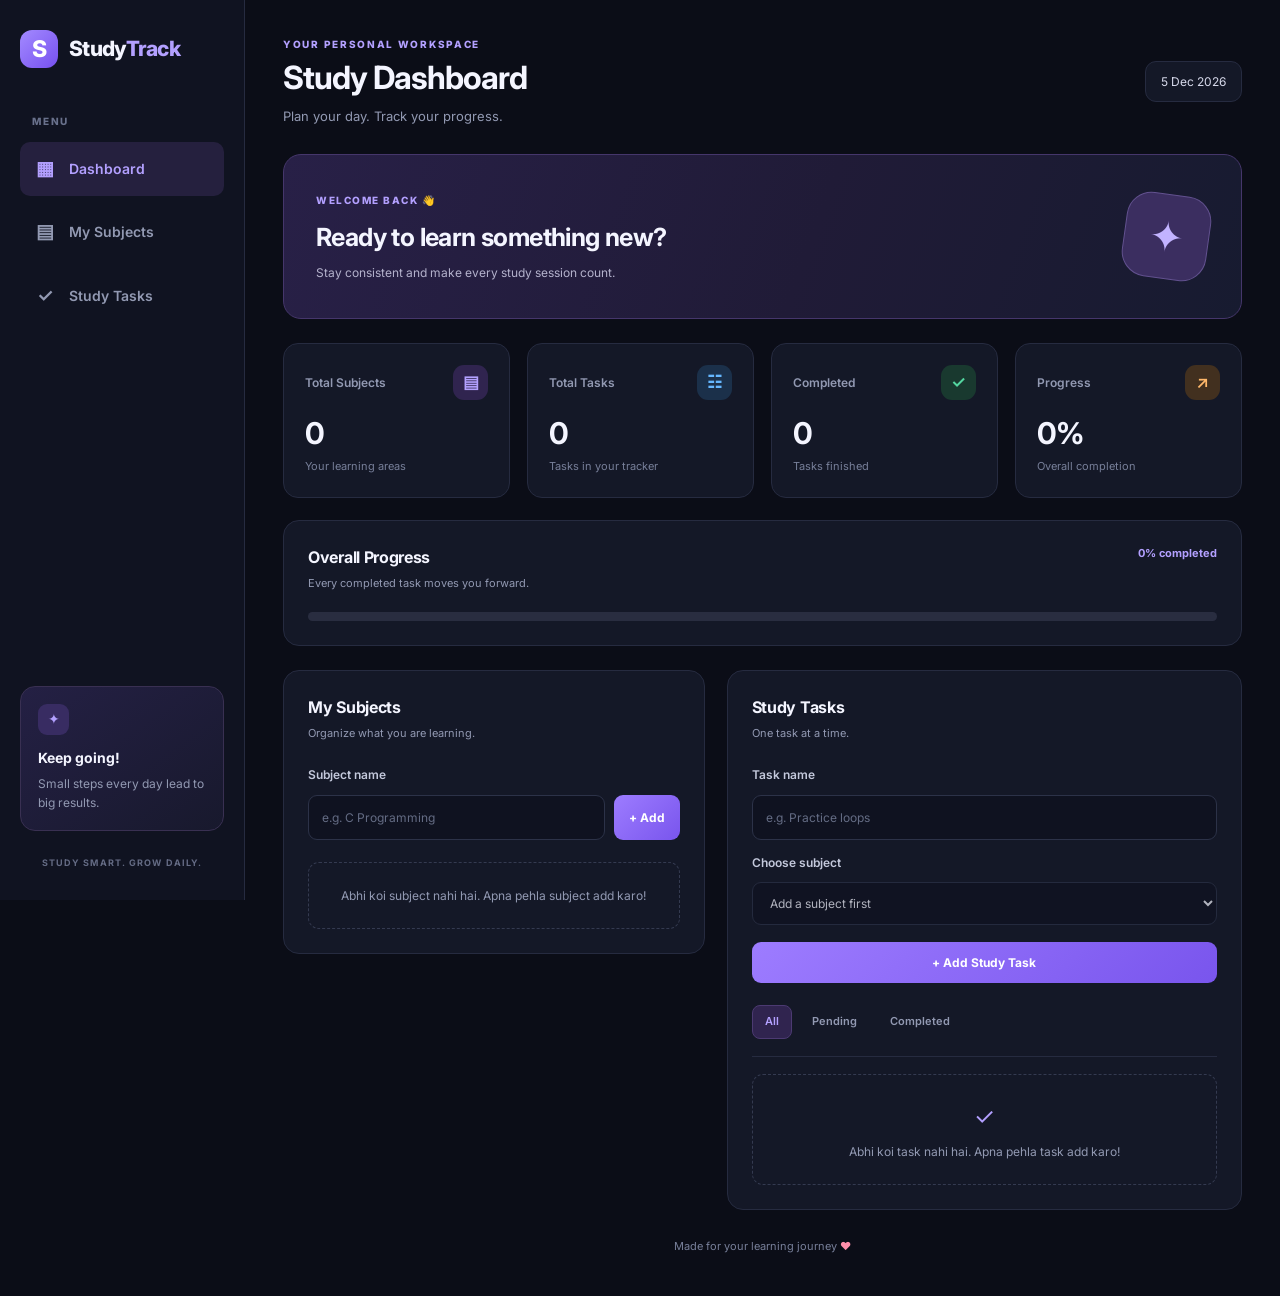
<file: index.html>
<!DOCTYPE html>
<html lang="en">
<head>
    <meta charset="UTF-8">
    <meta name="viewport" content="width=device-width, initial-scale=1.0">
    <title>Study Tracker</title>
    <link rel="stylesheet" href="style.css">
    <script src="script.js" defer></script>
</head>
<body>

    <div class="app">

        <aside class="sidebar">
            <div class="logo">
                <div class="logo-icon">S</div>
                <span>Study<span class="purple-text">Track</span></span>
            </div>

            <p class="menu-title">MENU</p>

            <nav>
                <a href="#dashboard" class="nav-link active">
                    <span>▦</span> Dashboard
                </a>
                <a href="#subjects" class="nav-link">
                    <span>▤</span> My Subjects
                </a>
                <a href="#tasks" class="nav-link">
                    <span>✓</span> Study Tasks
                </a>
            </nav>

            <div class="sidebar-bottom">
                <div class="mini-card">
                    <span class="mini-icon">✦</span>
                    <h3>Keep going!</h3>
                    <p>Small steps every day lead to big results.</p>
                </div>
                <p class="sidebar-footer">STUDY SMART. GROW DAILY.</p>
            </div>
        </aside>

        <main class="main-content" id="dashboard">

            <header class="topbar">
                <div>
                    <p class="eyebrow">YOUR PERSONAL WORKSPACE</p>
                    <h1>Study Dashboard</h1>
                    <p class="subtitle">Plan your day. Track your progress.</p>
                </div>
                <div class="date-badge" id="todayDate"></div>
            </header>

            <section class="welcome-card">
                <div>
                    <p class="welcome-label">WELCOME BACK 👋</p>
                    <h2>Ready to learn something new?</h2>
                    <p>Stay consistent and make every study session count.</p>
                </div>
                <div class="welcome-symbol">✦</div>
            </section>

            <section class="stats-grid">
                <article class="stat-card">
                    <div class="stat-top">
                        <span>Total Subjects</span>
                        <span class="stat-icon purple-bg">▤</span>
                    </div>
                    <h2 id="totalSubjects">0</h2>
                    <p>Your learning areas</p>
                </article>

                <article class="stat-card">
                    <div class="stat-top">
                        <span>Total Tasks</span>
                        <span class="stat-icon blue-bg">☷</span>
                    </div>
                    <h2 id="totalTasks">0</h2>
                    <p>Tasks in your tracker</p>
                </article>

                <article class="stat-card">
                    <div class="stat-top">
                        <span>Completed</span>
                        <span class="stat-icon green-bg">✓</span>
                    </div>
                    <h2 id="completedTasks">0</h2>
                    <p>Tasks finished</p>
                </article>

                <article class="stat-card">
                    <div class="stat-top">
                        <span>Progress</span>
                        <span class="stat-icon orange-bg">↗</span>
                    </div>
                    <h2 id="progressPercent">0%</h2>
                    <p>Overall completion</p>
                </article>
            </section>

            <section class="panel progress-panel">
                <div class="section-heading">
                    <div>
                        <h2>Overall Progress</h2>
                        <p>Every completed task moves you forward.</p>
                    </div>
                    <span class="progress-label" id="progressLabel">0% completed</span>
                </div>
                <div class="progress-track">
                    <div class="progress-fill" id="progressBar"></div>
                </div>
            </section>

            <section class="content-grid">

                <div class="panel" id="subjects">
                    <div class="section-heading">
                        <div>
                            <h2>My Subjects</h2>
                            <p>Organize what you are learning.</p>
                        </div>
                    </div>

                    <form id="subjectForm" class="form">
                        <label for="subjectName">Subject name</label>
                        <div class="input-row">
                            <input
                                type="text"
                                id="subjectName"
                                placeholder="e.g. C Programming"
                                maxlength="50"
                                required
                            >
                            <button type="submit" class="primary-btn">+ Add</button>
                        </div>
                    </form>

                    <div id="subjectList" class="subject-list"></div>
                </div>

                <div class="panel" id="tasks">
                    <div class="section-heading">
                        <div>
                            <h2>Study Tasks</h2>
                            <p>One task at a time.</p>
                        </div>
                    </div>

                    <form id="taskForm" class="form">
                        <label for="taskName">Task name</label>
                        <input
                            type="text"
                            id="taskName"
                            placeholder="e.g. Practice loops"
                            maxlength="100"
                            required
                        >

                        <label for="taskSubject">Choose subject</label>
                        <select id="taskSubject" required>
                            <option value="">Select a subject</option>
                        </select>

                        <button type="submit" class="primary-btn full-btn">
                            + Add Study Task
                        </button>
                    </form>

                    <div class="task-filters">
                        <button type="button" class="filter-btn active"
                            data-filter="all">All</button>
                        <button type="button" class="filter-btn"
                            data-filter="pending">Pending</button>
                        <button type="button" class="filter-btn"
                            data-filter="completed">Completed</button>
                    </div>

                    <div id="taskList" class="task-list"></div>
                </div>

            </section>

            <footer class="page-footer">
                Made for your learning journey <span>♥</span>
            </footer>

        </main>
    </div>

</body>
</html>
</file>
<file: style.css>
@import url('https://fonts.googleapis.com/css2?family=Inter:wght@400;500;600;700;800&display=swap');

:root {
    --bg: #0b0d17;
    --sidebar: #101321;
    --card: #141827;
    --card-light: #191e30;
    --border: #262b40;
    --text: #f4f5ff;
    --muted: #9299b2;
    --purple: #9270ff;
    --purple-light: #b3a0ff;
    --green: #54d6a0;
    --blue: #65b7ff;
    --orange: #ffb86b;
}

* {
    margin: 0;
    padding: 0;
    box-sizing: border-box;
}

html {
    scroll-behavior: smooth;
    scroll-padding-top: 24px;
}

body {
    background: var(--bg);
    color: var(--text);
    font-family: 'Inter', Arial, sans-serif;
    font-size: 14px;
    line-height: 1.6;
}

button, input, select {
    font: inherit;
}

button {
    cursor: pointer;
}

.app {
    min-height: 100vh;
}

.sidebar {
    width: 245px;
    height: 100vh;
    position: fixed;
    top: 0;
    left: 0;
    display: flex;
    flex-direction: column;
    padding: 30px 20px;
    background: var(--sidebar);
    border-right: 1px solid var(--border);
    z-index: 10;
}

.logo {
    display: flex;
    align-items: center;
    gap: 11px;
    font-size: 21px;
    font-weight: 800;
    letter-spacing: -0.7px;
    margin-bottom: 45px;
}

.logo-icon {
    display: grid;
    place-items: center;
    width: 38px;
    height: 38px;
    border-radius: 12px;
    background: linear-gradient(135deg, #a38aff, #7650ef);
    color: white;
    font-size: 23px;
}

.purple-text {
    color: var(--purple-light);
}

.menu-title {
    color: #69718c;
    font-size: 10px;
    font-weight: 800;
    letter-spacing: 1.8px;
    margin: 0 0 13px 12px;
}

nav {
    display: grid;
    gap: 9px;
}

.nav-link {
    display: flex;
    align-items: center;
    gap: 13px;
    padding: 12px 14px;
    color: var(--muted);
    text-decoration: none;
    border-radius: 10px;
    font-weight: 600;
    transition: 0.2s;
}

.nav-link span {
    font-size: 19px;
    width: 22px;
    text-align: center;
}

.nav-link:hover,
.nav-link.active {
    background: #25203e;
    color: var(--purple-light);
}

.sidebar-bottom {
    margin-top: auto;
}

.mini-card {
    padding: 17px;
    background: linear-gradient(145deg, #242044, #18192d);
    border: 1px solid #393052;
    border-radius: 15px;
}

.mini-icon {
    display: inline-grid;
    place-items: center;
    width: 31px;
    height: 31px;
    background: #382c62;
    color: var(--purple-light);
    border-radius: 9px;
    margin-bottom: 12px;
}

.mini-card h3 {
    font-size: 14px;
    margin-bottom: 5px;
}

.mini-card p {
    font-size: 12px;
    color: var(--muted);
}

.sidebar-footer {
    margin-top: 25px;
    color: #646b84;
    font-size: 9px;
    text-align: center;
    letter-spacing: 1.1px;
    font-weight: 700;
}

.main-content {
    margin-left: 245px;
    padding: 36px 38px;
    max-width: 1700px;
}

.topbar {
    display: flex;
    align-items: center;
    justify-content: space-between;
    gap: 20px;
    margin-bottom: 28px;
}

.eyebrow {
    color: var(--purple-light);
    font-size: 10px;
    font-weight: 800;
    letter-spacing: 1.7px;
    margin-bottom: 5px;
}

h1 {
    font-size: clamp(25px, 3vw, 32px);
    letter-spacing: -1px;
    line-height: 1.3;
}

.subtitle {
    margin-top: 7px;
    color: var(--muted);
    font-size: 13px;
}

.date-badge {
    flex-shrink: 0;
    padding: 10px 15px;
    border: 1px solid var(--border);
    border-radius: 11px;
    background: var(--card);
    color: #d7d9eb;
    font-size: 12px;
}

.welcome-card {
    position: relative;
    overflow: hidden;
    display: flex;
    align-items: center;
    justify-content: space-between;
    min-height: 165px;
    padding: 28px 32px;
    margin-bottom: 24px;
    border: 1px solid #45366b;
    border-radius: 18px;
    background: linear-gradient(110deg, #282047 0%, #201b37 55%, #171b30 100%);
}

.welcome-label {
    font-size: 10px;
    color: var(--purple-light);
    font-weight: 800;
    letter-spacing: 1.5px;
    margin-bottom: 9px;
}

.welcome-card h2 {
    font-size: clamp(19px, 2vw, 25px);
    letter-spacing: -0.6px;
    margin-bottom: 6px;
}

.welcome-card p:last-child {
    color: #b4b2cc;
    font-size: 12px;
}

.welcome-symbol {
    display: grid;
    place-items: center;
    width: 85px;
    height: 85px;
    flex-shrink: 0;
    margin-left: 15px;
    border: 1px solid #62518f;
    border-radius: 25px;
    background: #3b2e60;
    color: #c2b3ff;
    font-size: 42px;
    transform: rotate(8deg);
}

.stats-grid {
    display: grid;
    grid-template-columns: repeat(4, minmax(0, 1fr));
    gap: 17px;
    margin-bottom: 22px;
}

.stat-card {
    min-width: 0;
    padding: 21px;
    background: var(--card);
    border: 1px solid var(--border);
    border-radius: 15px;
    transition: transform 0.2s, border-color 0.2s;
}

.stat-card:hover {
    transform: translateY(-3px);
    border-color: #49405f;
}

.stat-top {
    display: flex;
    align-items: center;
    justify-content: space-between;
    gap: 8px;
    color: var(--muted);
    font-size: 12px;
    font-weight: 600;
}

.stat-icon {
    display: grid;
    place-items: center;
    flex-shrink: 0;
    width: 35px;
    height: 35px;
    border-radius: 11px;
    font-size: 17px;
}

.purple-bg {
    background: #30244f;
    color: var(--purple-light);
}

.blue-bg {
    background: #1b304a;
    color: var(--blue);
}

.green-bg {
    background: #19392f;
    color: var(--green);
}

.orange-bg {
    background: #42301f;
    color: var(--orange);
}

.stat-card h2 {
    font-size: 30px;
    margin-top: 15px;
    line-height: 1.2;
    letter-spacing: -1px;
}

.stat-card p {
    color: #777f99;
    font-size: 11px;
    margin-top: 7px;
}

.panel {
    min-width: 0;
    background: var(--card);
    border: 1px solid var(--border);
    border-radius: 16px;
    padding: 24px;
}

.progress-panel {
    margin-bottom: 24px;
}

.section-heading {
    display: flex;
    align-items: flex-start;
    justify-content: space-between;
    gap: 12px;
    margin-bottom: 20px;
}

.section-heading h2 {
    font-size: 16px;
    letter-spacing: -0.3px;
}

.section-heading p {
    color: var(--muted);
    font-size: 11px;
    margin-top: 4px;
}

.progress-label {
    flex-shrink: 0;
    color: var(--purple-light);
    font-size: 11px;
    font-weight: 700;
}

.progress-track {
    height: 9px;
    width: 100%;
    background: #292d40;
    border-radius: 20px;
    overflow: hidden;
}

.progress-fill {
    height: 100%;
    width: 0;
    border-radius: 20px;
    background: linear-gradient(90deg, #7955ed, #b49bff);
    transition: width 0.35s ease;
}

.content-grid {
    display: grid;
    grid-template-columns: minmax(0, 0.9fr) minmax(0, 1.1fr);
    align-items: start;
    gap: 22px;
}

.form {
    display: grid;
    gap: 10px;
    margin-bottom: 22px;
}

.form label {
    margin-top: 3px;
    color: #c4c9dc;
    font-size: 12px;
    font-weight: 600;
}

input,
select {
    width: 100%;
    min-width: 0;
    color: var(--text);
    background: #0f1220;
    border: 1px solid #2c3248;
    border-radius: 9px;
    outline: none;
    padding: 12px 13px;
    font-size: 12px;
    transition: border-color 0.2s, box-shadow 0.2s;
}

input::placeholder {
    color: #646c84;
}

input:focus,
select:focus {
    border-color: var(--purple);
    box-shadow: 0 0 0 3px #9270ff1c;
}

select option {
    background: #141827;
    color: white;
}

.input-row {
    display: flex;
    gap: 9px;
}

.primary-btn {
    padding: 11px 15px;
    border: none;
    border-radius: 9px;
    background: linear-gradient(135deg, #9d7cff, #7955ed);
    color: white;
    font-size: 12px;
    font-weight: 700;
    white-space: nowrap;
    transition: filter 0.2s, transform 0.2s;
}

.primary-btn:hover {
    filter: brightness(1.12);
}

.primary-btn:active {
    transform: scale(0.98);
}

.full-btn {
    width: 100%;
    margin-top: 7px;
}

.subject-list,
.task-list {
    display: grid;
    gap: 10px;
}

.subject-item {
    display: flex;
    align-items: center;
    gap: 11px;
    padding: 12px;
    border: 1px solid var(--border);
    border-radius: 11px;
    background: #111522;
}

.subject-dot {
    width: 10px;
    height: 10px;
    flex-shrink: 0;
    border-radius: 50%;
    background: var(--purple);
    box-shadow: 0 0 10px #9270ff55;
}

.subject-info {
    flex: 1;
    min-width: 0;
}

.subject-info strong {
    display: block;
    overflow-wrap: anywhere;
    font-size: 12px;
    font-weight: 600;
}

.subject-info p {
    color: var(--muted);
    font-size: 10px;
    margin-top: 3px;
}

.delete-btn {
    display: grid;
    place-items: center;
    flex-shrink: 0;
    width: 31px;
    height: 31px;
    border: 1px solid #3d2938;
    border-radius: 8px;
    background: #251822;
    color: #ff8eaa;
    font-size: 16px;
    transition: background 0.2s;
}

.delete-btn:hover {
    background: #462333;
}

.task-filters {
    display: flex;
    gap: 7px;
    flex-wrap: wrap;
    padding-bottom: 17px;
    border-bottom: 1px solid var(--border);
    margin-bottom: 17px;
}

.filter-btn {
    padding: 7px 12px;
    border: 1px solid transparent;
    border-radius: 8px;
    background: transparent;
    color: var(--muted);
    font-size: 11px;
    font-weight: 600;
}

.filter-btn:hover {
    color: white;
    background: var(--card-light);
}

.filter-btn.active {
    background: #30244f;
    border-color: #4c3a72;
    color: var(--purple-light);
}

.task-item {
    display: flex;
    align-items: flex-start;
    gap: 11px;
    padding: 13px;
    background: #111522;
    border: 1px solid var(--border);
    border-radius: 11px;
    transition: border-color 0.2s;
}

.task-item:hover {
    border-color: #45405f;
}

.task-check {
    width: 17px;
    height: 17px;
    margin-top: 3px;
    flex-shrink: 0;
    accent-color: var(--purple);
    cursor: pointer;
}

.task-info {
    flex: 1;
    min-width: 0;
}

.task-info strong {
    display: block;
    overflow-wrap: anywhere;
    font-size: 12px;
    font-weight: 600;
    line-height: 1.5;
}

.task-info p {
    margin-top: 5px;
    color: var(--muted);
    font-size: 10px;
}

.task-item.completed {
    opacity: 0.7;
}

.task-item.completed .task-info strong {
    text-decoration: line-through;
    color: #9aa0b5;
}

.empty-state {
    padding: 23px 12px;
    text-align: center;
    border: 1px dashed #343a50;
    border-radius: 11px;
    color: var(--muted);
    font-size: 12px;
}

.empty-state span {
    display: block;
    margin-bottom: 6px;
    color: var(--purple-light);
    font-size: 24px;
}

.page-footer {
    padding: 28px 0 4px;
    text-align: center;
    color: #777f99;
    font-size: 11px;
}

.page-footer span {
    color: #ff8eaa;
}

button:focus-visible,
a:focus-visible {
    outline: 2px solid var(--purple-light);
    outline-offset: 3px;
}

@media (min-width: 1500px) {
    .main-content {
        margin-left: 245px;
        margin-right: auto;
    }
}

@media (max-width: 1200px) {
    .main-content {
        padding: 28px 24px;
    }

    .stats-grid {
        grid-template-columns: repeat(2, minmax(0, 1fr));
    }

    .content-grid {
        grid-template-columns: 1fr;
    }
}

@media (max-width: 700px) {
    .sidebar {
        position: static;
        width: 100%;
        height: auto;
        padding: 15px 18px;
        border-right: none;
        border-bottom: 1px solid var(--border);
    }

    .logo {
        margin-bottom: 15px;
    }

    .menu-title,
    .sidebar-bottom {
        display: none;
    }

    nav {
        grid-template-columns: repeat(3, minmax(0, 1fr));
        gap: 6px;
    }

    .nav-link {
        justify-content: center;
        gap: 6px;
        padding: 10px 5px;
        font-size: 11px;
    }

    .nav-link span {
        font-size: 16px;
        width: auto;
    }

    .main-content {
        margin-left: 0;
        padding: 23px 15px;
    }

    .topbar {
        align-items: flex-start;
        flex-direction: column;
        gap: 12px;
        margin-bottom: 22px;
    }

    .date-badge {
        font-size: 11px;
    }

    .welcome-card {
        min-height: 145px;
        padding: 22px 18px;
    }

    .welcome-symbol {
        width: 53px;
        height: 53px;
        font-size: 27px;
        border-radius: 17px;
    }

    .welcome-card p:last-child {
        max-width: 240px;
    }

    .stats-grid {
        gap: 11px;
    }

    .stat-card {
        padding: 15px;
    }

    .stat-top {
        align-items: flex-start;
        font-size: 11px;
    }

    .stat-icon {
        width: 29px;
        height: 29px;
    }

    .stat-card h2 {
        font-size: 26px;
        margin-top: 12px;
    }

    .panel {
        padding: 17px;
    }
}

@media (max-width: 380px) {
    .welcome-symbol {
        display: none;
    }

    .nav-link {
        flex-direction: column;
        gap: 2px;
    }

    .stat-card {
        padding: 12px;
    }

    .stat-icon {
        width: 25px;
        height: 25px;
    }

    .input-row {
        flex-wrap: wrap;
    }

    .input-row input {
        width: 100%;
    }
}
</file>
